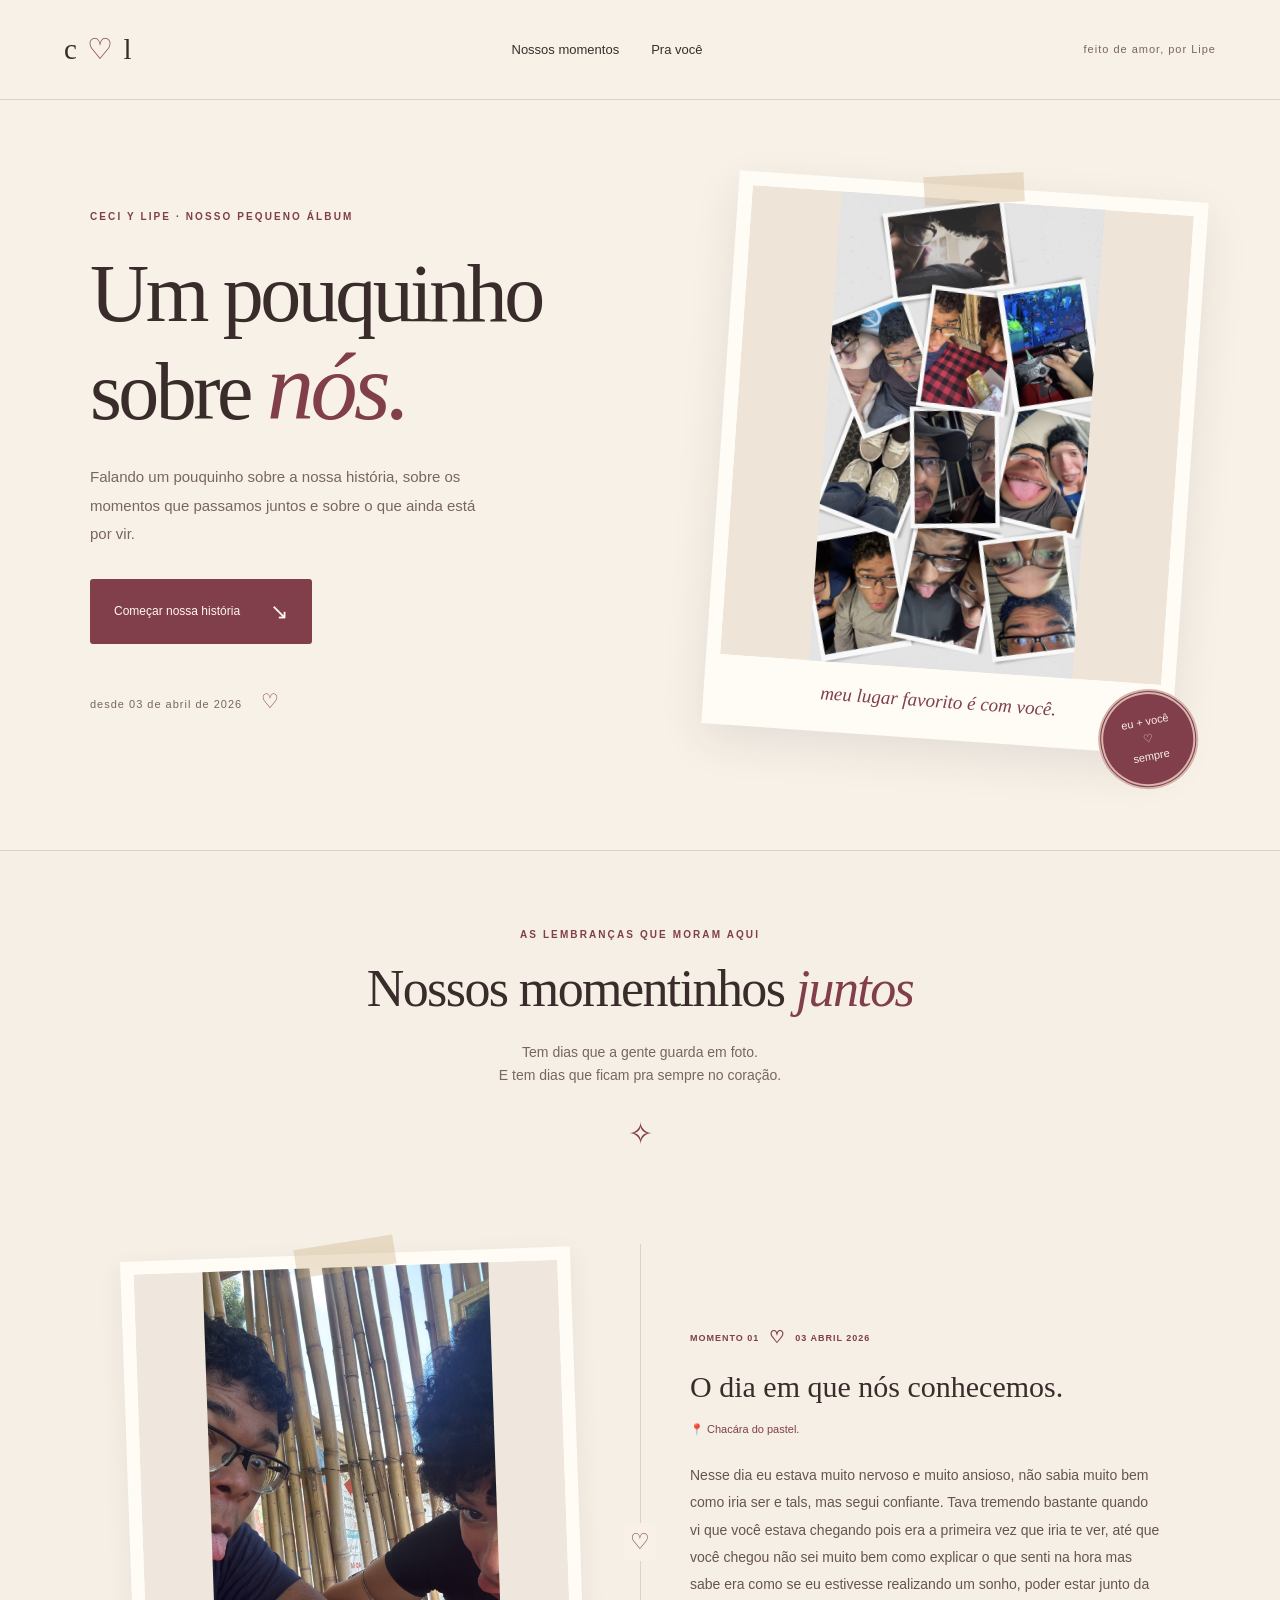
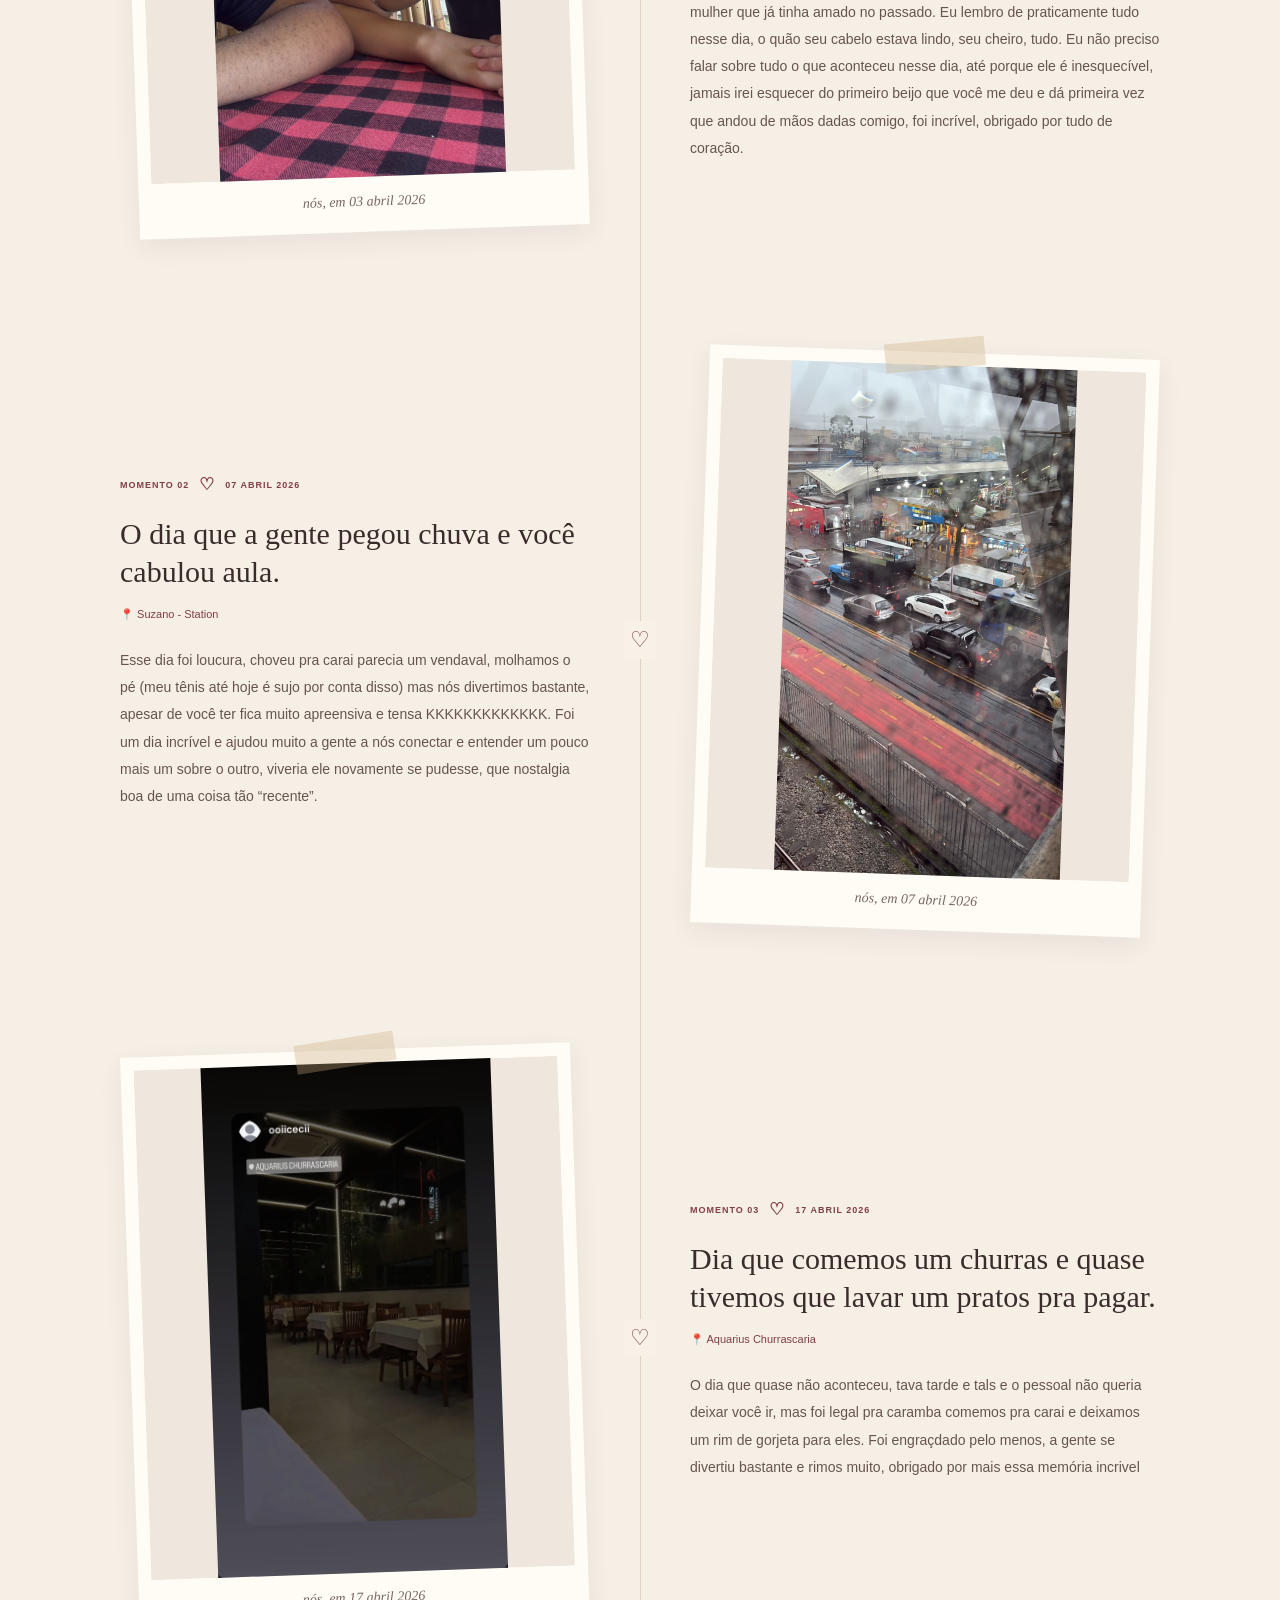
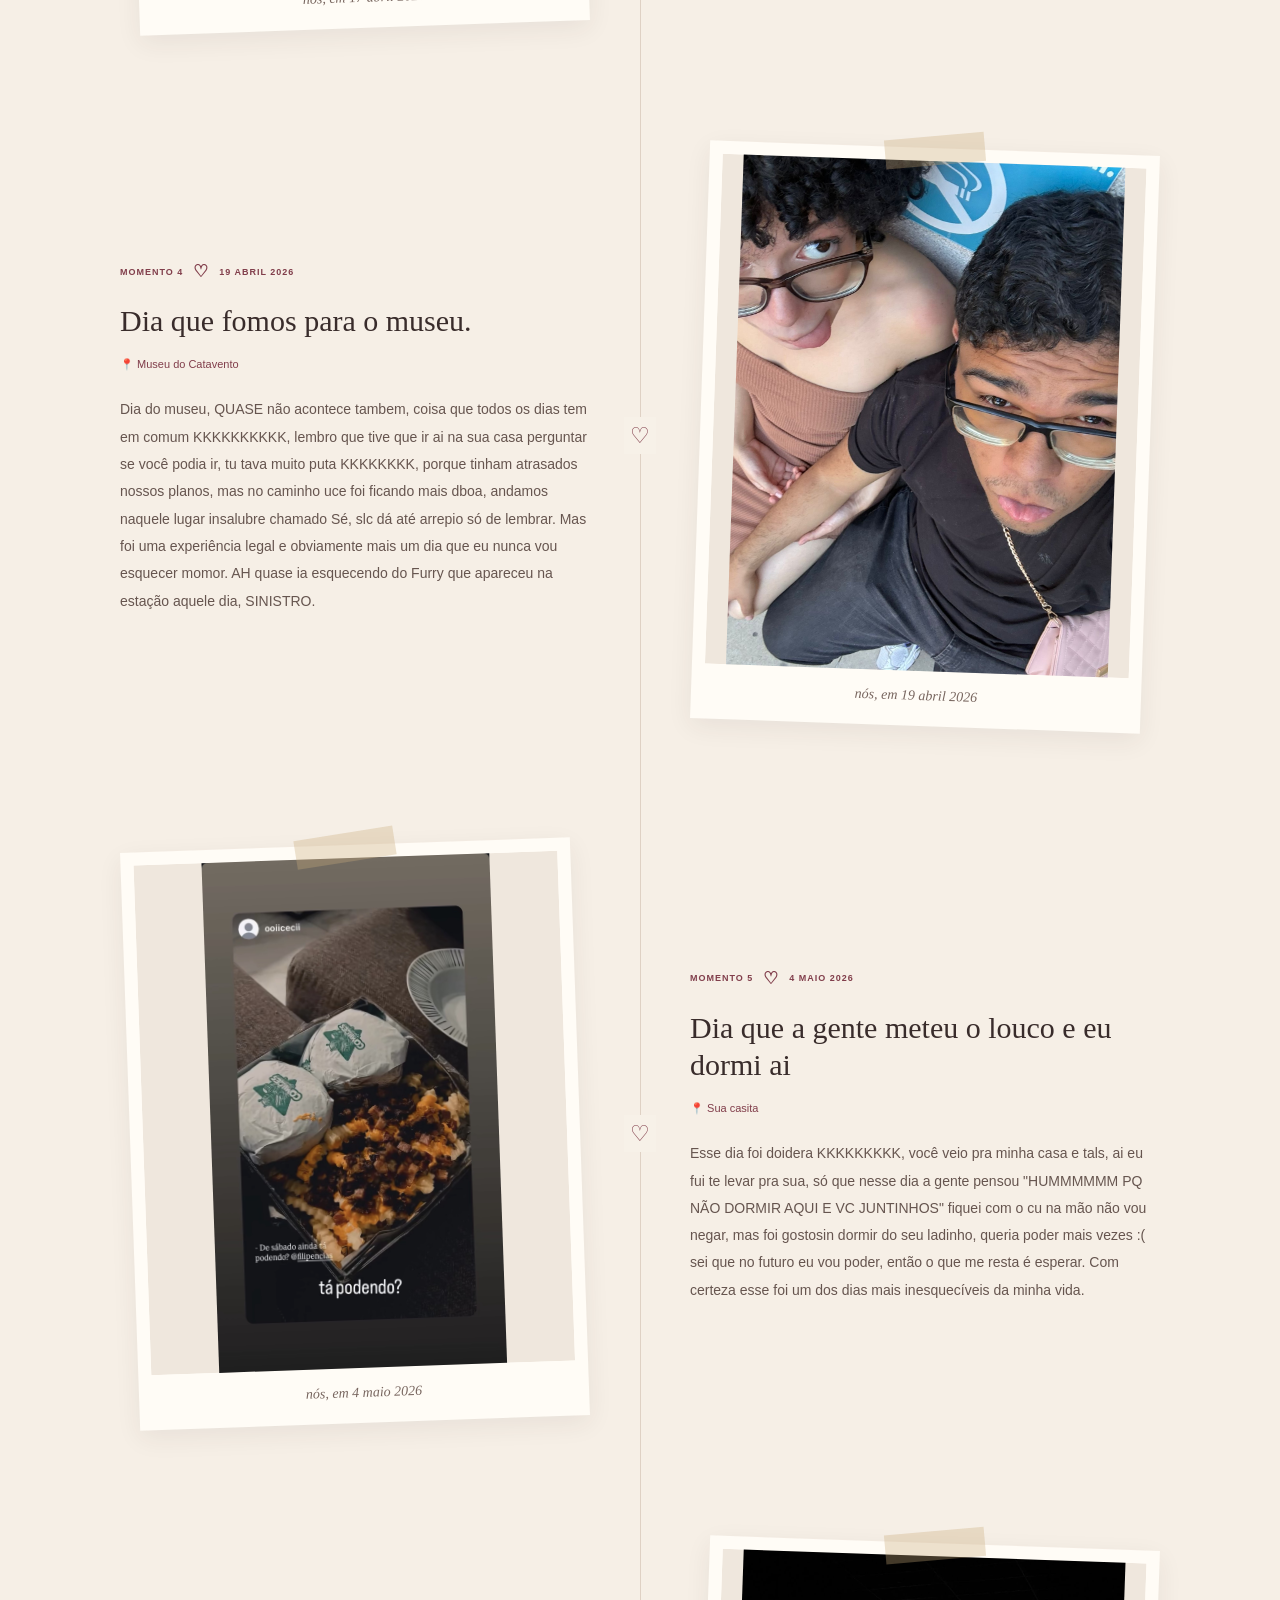
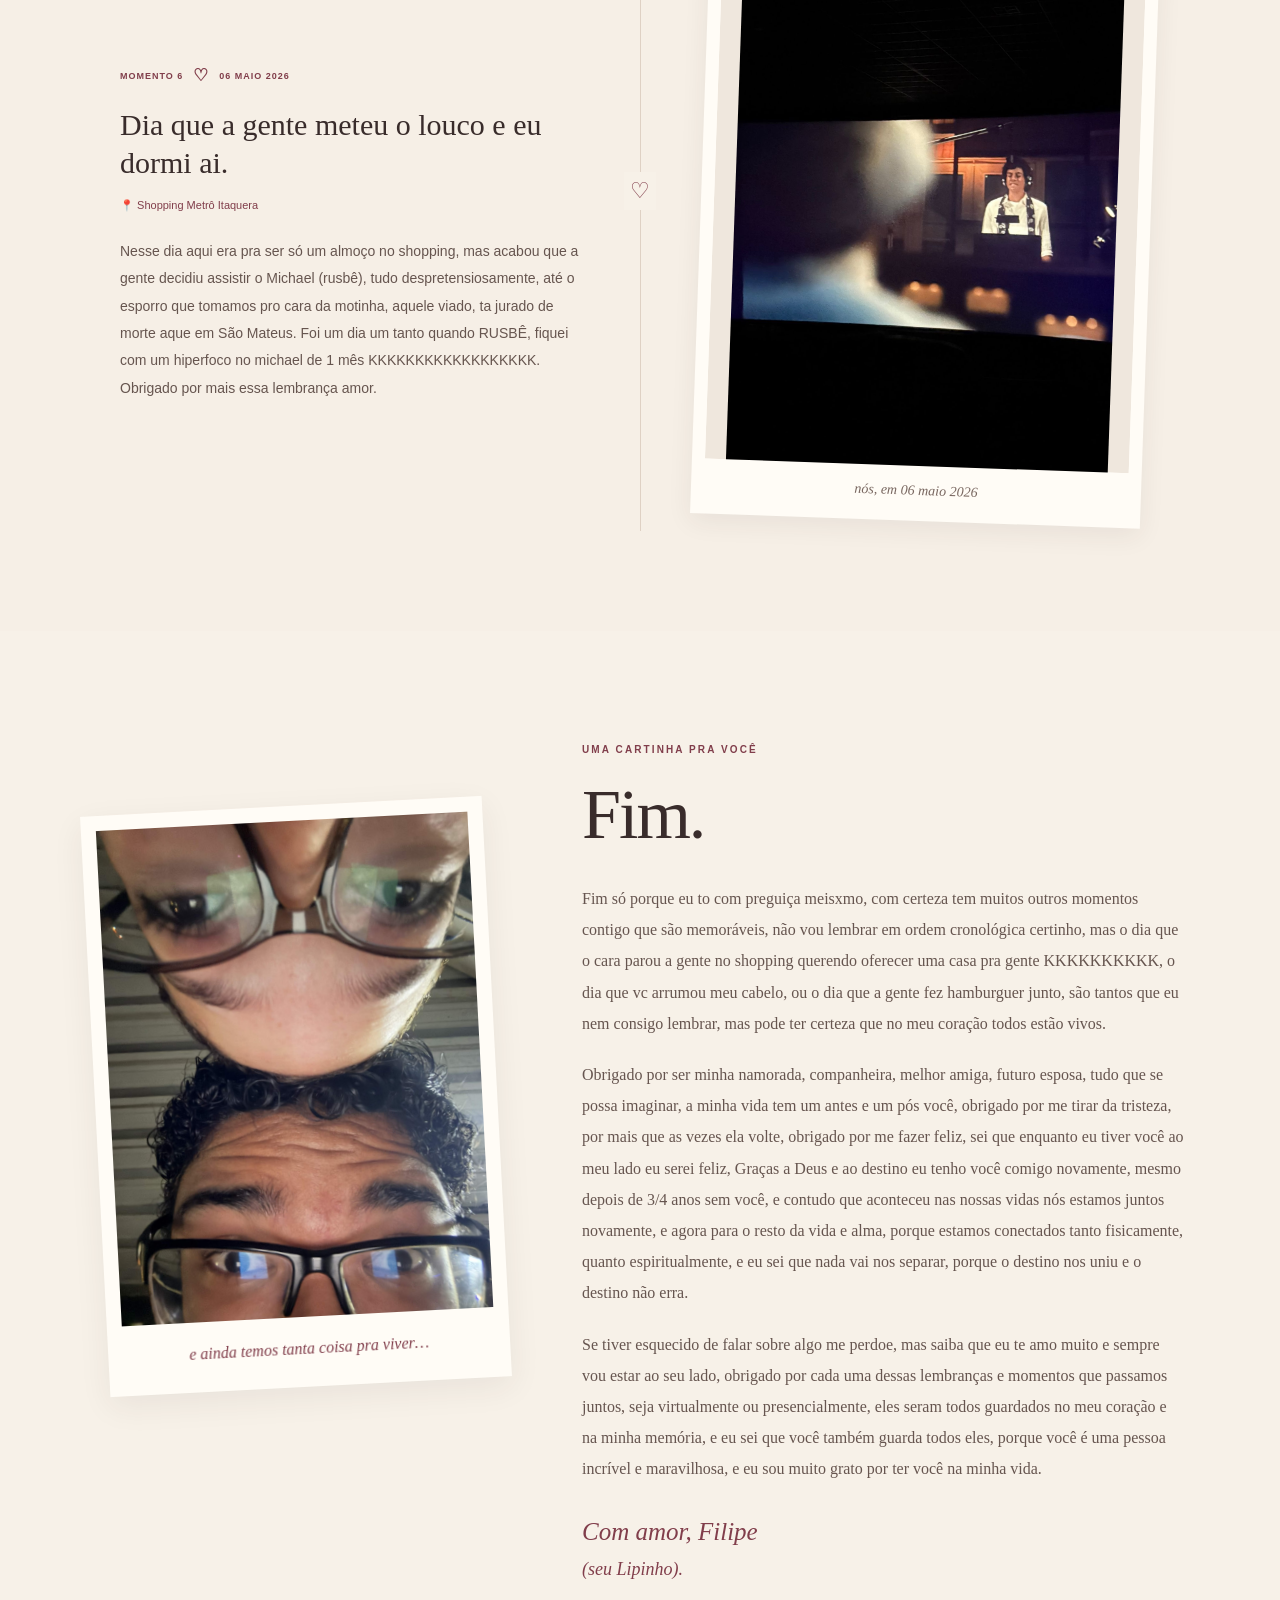
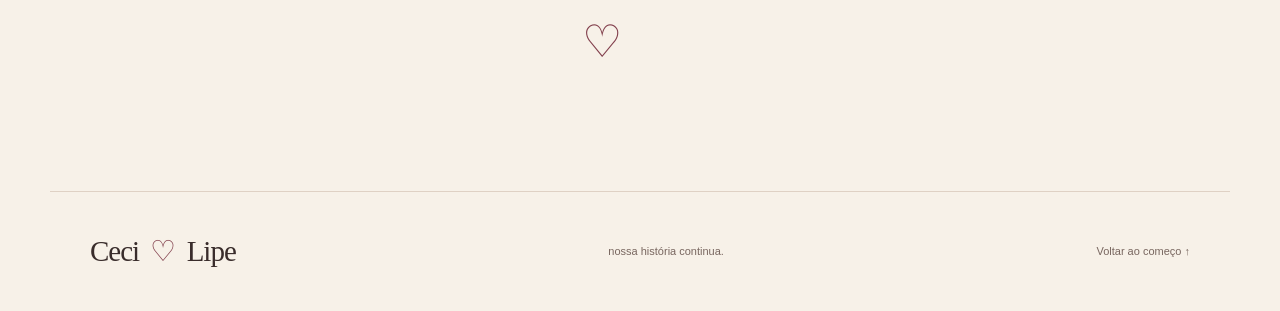
<file: index.html>
<!DOCTYPE html>
<html lang="pt-BR">
<head><meta charset="UTF-8"><meta name="viewport" content="width=device-width, initial-scale=1.0"><meta name="theme-color" content="#f7f1e8"><meta name="description" content="Ceci e Lipe: um álbum dos nossos momentos, das pequenas aventuras e de tudo que ainda vamos viver."><title>Site para minha amada ceci.</title><link rel="stylesheet" href="style.css"></head>
<body id="inicio"><a class="pular" href="#trajetoria">Pular para nossa história</a>
<header class="cabecalho"><a class="marca" href="#inicio" aria-label="Ceci e Lipe, início">c <span>♡</span> l</a><nav aria-label="Navegação principal"><a href="#trajetoria">Nossos momentos</a><a href="#carta">Pra você</a></nav><span class="feito">feito de amor, por Lipe</span></header>
<main><section class="capa" aria-labelledby="titulo"><div class="capa-conteudo"><p class="etiqueta">CECI Y LIPE · NOSSO PEQUENO ÁLBUM</p><h1 id="titulo">Um pouquinho<br>sobre <em>nós.</em></h1><p class="descricao">Falando um pouquinho sobre a nossa história, sobre os momentos que passamos juntos e sobre o que ainda está por vir.</p><a class="botao" href="#trajetoria">Começar nossa história <span aria-hidden="true">↘</span></a><p class="rodape-capa">desde 03 de abril de 2026 <span aria-hidden="true">♡</span></p></div><figure class="retrato"><img src="nois.jpg" alt="Ceci e Lipe juntos" fetchpriority="high"><figcaption>meu lugar favorito é com você.</figcaption><span class="selo" aria-hidden="true">eu + você<br>♡<br>sempre</span></figure></section>
<section class="trajetoria" id="trajetoria" aria-labelledby="momentos-titulo"><div class="abertura"><p class="etiqueta">AS LEMBRANÇAS QUE MORAM AQUI</p><h2 id="momentos-titulo">Nossos momentinhos <em>juntos</em></h2><p>Tem dias que a gente guarda em foto.<br>E tem dias que ficam pra sempre no coração.</p><span class="ornamento" aria-hidden="true">✧</span></div><div class="momentos"><article class="momento" id="momento-1">
      <figure class="foto"><img src="imagens/dia-01/foto1.jpg" alt="Ceci e Lipe — lembrança de 03 abril 2026" loading="lazy" decoding="async"><figcaption>nós, em 03 abril 2026</figcaption></figure>
      <div class="memoria"><p class="etiqueta">MOMENTO 01 <span>♡</span> <time datetime="2026-04-03">03 ABRIL 2026</time></p><h3>O dia em que nós conhecemos.</h3><p class="local">📍 Chacára do pastel.</p><p class="texto">Nesse dia eu estava muito nervoso e muito ansioso, não sabia muito bem como iria ser e tals, mas segui confiante. Tava tremendo bastante quando vi que você estava chegando pois era a primeira vez que iria te ver, até que você chegou não sei muito bem como explicar o que senti na hora mas sabe era como se eu estivesse realizando um sonho, poder estar junto da mulher que já tinha amado no passado. Eu lembro de praticamente tudo nesse dia, o quão seu cabelo estava lindo, seu cheiro, tudo.
                    Eu não preciso falar sobre tudo o que aconteceu nesse dia, até porque ele é inesquecível, jamais irei esquecer do primeiro beijo que você me deu e dá primeira vez que andou de mãos dadas comigo, foi incrível, obrigado por tudo de coração.</p></div>
    </article><article class="momento" id="momento-2">
      <figure class="foto"><img src="imagens/dia-02/foto2.jpg" alt="Ceci e Lipe — lembrança de 07 abril 2026" loading="lazy" decoding="async"><figcaption>nós, em 07 abril 2026</figcaption></figure>
      <div class="memoria"><p class="etiqueta">MOMENTO 02 <span>♡</span> <time datetime="2026-04-07">07 ABRIL 2026</time></p><h3>O dia que a gente pegou chuva e você cabulou aula.</h3><p class="local">📍 Suzano - Station</p><p class="texto">Esse dia foi loucura, choveu pra carai parecia um vendaval, molhamos o pé (meu tênis até hoje é sujo por conta disso) mas nós divertimos bastante, apesar de você ter fica muito apreensiva e tensa KKKKKKKKKKKKK. Foi um dia incrível e ajudou muito a gente a nós conectar e entender um pouco mais um sobre o outro, viveria ele novamente se pudesse, que nostalgia boa de uma coisa tão “recente”.</p></div>
    </article><article class="momento" id="momento-3">
      <figure class="foto"><img src="imagens/dia-03/foto3.jpg" alt="Ceci e Lipe — lembrança de 17 abril 2026" loading="lazy" decoding="async"><figcaption>nós, em 17 abril 2026</figcaption></figure>
      <div class="memoria"><p class="etiqueta">MOMENTO 03 <span>♡</span> <time datetime="2026-04-17">17 ABRIL 2026</time></p><h3>Dia que comemos um churras e quase tivemos que lavar um pratos pra pagar.</h3><p class="local">📍 Aquarius Churrascaria</p><p class="texto">O dia que quase não aconteceu, tava tarde e tals e o pessoal não queria deixar você ir, mas foi legal pra caramba comemos pra carai e deixamos um rim de gorjeta para eles. Foi engraçdado pelo menos, a gente se divertiu bastante e rimos muito, obrigado por mais essa memória incrivel</p></div>
    </article><article class="momento" id="momento-4">
      <figure class="foto"><img src="imagens/dia-04/foto4.jpg" alt="Ceci e Lipe — lembrança de 19 abril 2026" loading="lazy" decoding="async"><figcaption>nós, em 19 abril 2026</figcaption></figure>
      <div class="memoria"><p class="etiqueta">MOMENTO 4 <span>♡</span> <time datetime="2026-04-19">19 ABRIL 2026</time></p><h3>Dia que fomos para o museu.</h3><p class="local">📍 Museu do Catavento</p><p class="texto">Dia do museu, QUASE não acontece tambem, coisa que todos os dias tem em comum KKKKKKKKKK, 
                   lembro que tive que ir ai na sua casa perguntar se você podia ir, tu tava muito puta KKKKKKKK, porque tinham atrasados nossos planos, mas no caminho uce foi ficando mais dboa, 
                   andamos naquele lugar insalubre chamado Sé, slc dá até arrepio só de lembrar. Mas foi uma experiência legal e obviamente mais um dia que eu nunca vou esquecer momor. AH quase ia esquecendo do Furry que apareceu na estação aquele dia, SINISTRO.</p></div>
    </article><article class="momento" id="momento-5">
      <figure class="foto"><img src="imagens/dia-05/foto5.jpg" alt="Ceci e Lipe — lembrança de 4 maio 2026" loading="lazy" decoding="async"><figcaption>nós, em 4 maio 2026</figcaption></figure>
      <div class="memoria"><p class="etiqueta">MOMENTO 5 <span>♡</span> <time datetime="2026-05-04">4 MAIO 2026</time></p><h3>Dia que a gente meteu o louco e eu dormi ai</h3><p class="local">📍 Sua casita</p><p class="texto">Esse dia foi doidera KKKKKKKKK, você veio pra minha casa e tals, ai eu fui te levar pra sua, só que nesse dia a gente pensou "HUMMMMMM PQ NÃO DORMIR AQUI E VC JUNTINHOS" fiquei com o cu na
                   mão não vou negar, mas foi gostosin dormir do seu ladinho, queria poder mais vezes :( sei que no futuro eu vou poder, então o que me resta é esperar. Com certeza esse foi um dos dias mais 
                   inesquecíveis da minha vida.</p></div>
    </article><article class="momento" id="momento-6">
      <figure class="foto"><img src="imagens/dia-06/foto6.jpg" alt="Ceci e Lipe — lembrança de 06 maio 2026" loading="lazy" decoding="async"><figcaption>nós, em 06 maio 2026</figcaption></figure>
      <div class="memoria"><p class="etiqueta">MOMENTO 6 <span>♡</span> <time datetime="2026-05-06">06 MAIO 2026</time></p><h3>Dia que a gente meteu o louco e eu dormi ai.</h3><p class="local">📍 Shopping Metrô Itaquera</p><p class="texto">Nesse dia aqui era pra ser só um almoço no shopping, mas acabou que a gente decidiu assistir o Michael (rusbê), tudo despretensiosamente, até o esporro que tomamos pro cara da motinha,
                   aquele viado, ta jurado de morte aque em São Mateus. Foi um dia um tanto quando RUSBÊ, fiquei com um hiperfoco no michael de 1 mês KKKKKKKKKKKKKKKKKK. Obrigado por mais essa lembrança amor.</p></div>
    </article></div></section>
<section class="final" id="carta" aria-labelledby="carta-titulo"><div class="carta-foto"><img src="imagens/dia-07/foto7.jpg" alt="Mais uma lembrança de nós dois" loading="lazy" decoding="async"><p>e ainda temos tanta coisa pra viver…</p></div><div class="carta"><p class="etiqueta">UMA CARTINHA PRA VOCÊ</p><h2 id="carta-titulo">Fim.</h2><div class="carta-texto"><p>Fim só porque eu to com preguiça meisxmo, com certeza tem muitos outros momentos contigo que são memoráveis, não vou lembrar em ordem cronológica certinho, mas o dia que 
                    o cara parou a gente no shopping querendo oferecer uma casa pra gente KKKKKKKKKK, o dia que vc arrumou meu cabelo, ou o dia que a gente fez hamburguer junto, são tantos que eu nem consigo lembrar,
                mas pode ter certeza que no meu coração todos estão vivos.</p><p>Obrigado por ser minha namorada, companheira, melhor amiga, futuro esposa, tudo que se possa imaginar,
            a minha vida tem um antes e um pós você, obrigado por me tirar da tristeza, por mais que as vezes ela volte, obrigado por me fazer feliz, sei que enquanto eu tiver você ao meu lado
            eu serei feliz, Graças a Deus e ao destino eu tenho você comigo novamente, mesmo depois de 3/4 anos sem você, e contudo que aconteceu nas nossas vidas nós estamos juntos novamente, e agora
            para o resto da vida e alma, porque estamos conectados tanto fisicamente, quanto espiritualmente, e eu sei que nada vai nos separar, porque o destino nos uniu e o destino não erra.</p><p>Se tiver esquecido de falar sobre algo me perdoe, mas saiba que eu te amo muito e sempre vou estar ao seu lado, obrigado por cada uma dessas lembranças e momentos que passamos juntos,
            seja virtualmente ou presencialmente, eles seram todos guardados no meu coração e na minha memória, e eu sei que você também guarda todos eles, porque você é uma pessoa incrível e maravilhosa, e eu sou muito grato por ter você na minha vida.</p></div><p class="assinatura">Com amor, Filipe<br><span>(seu Lipinho).</span></p><span class="beijo" aria-hidden="true">♡</span></div></section></main><footer><a class="marca" href="#inicio">Ceci <span>♡</span> Lipe</a><p>nossa história continua.</p><a href="#inicio">Voltar ao começo ↑</a></footer></body></html>
</file>
<file: style.css>
@charset "UTF-8";
:root{--papel:#f7f1e8;--tinta:#392c2b;--vinho:#813e4b;--suave:#78665f;--borda:#dfd1c4}*{box-sizing:border-box}html{scroll-behavior:smooth;scroll-padding-top:30px}body{margin:0;background:var(--papel);color:var(--tinta);font-family:Arial,Helvetica,sans-serif;line-height:1.7}a{color:inherit;text-decoration:none}a:focus-visible{outline:3px solid var(--vinho);outline-offset:6px}img{display:block;max-width:100%;height:auto}figure,p,h1,h2,h3{margin:0}h1,h2,h3,.marca,.assinatura,figcaption{font-family:Georgia,'Times New Roman',serif;font-weight:400}em{font-weight:400;color:var(--vinho)}.cabecalho{max-width:1280px;margin:auto;padding:25px 5%;display:flex;align-items:center;justify-content:space-between;border-bottom:1px solid var(--borda)}.marca{font-size:29px;letter-spacing:-1px}.marca span{color:var(--vinho);padding:0 5px}.cabecalho nav{display:flex;gap:32px;font-size:13px}.cabecalho nav a:hover,footer>a:hover{color:var(--vinho);text-decoration:underline;text-underline-offset:5px}.feito{font-size:11px;letter-spacing:1px;color:var(--suave)}.capa{max-width:1180px;margin:auto;min-height:750px;padding:85px 40px 110px;display:grid;grid-template-columns:1.15fr 1fr;gap:90px;align-items:center}.etiqueta{font-size:10px;letter-spacing:2.1px;font-weight:600;color:var(--vinho)}h1{font-size:clamp(58px,6.4vw,86px);line-height:1.07;letter-spacing:-3.5px;margin:25px 0}h1 em{font-size:1.15em}.descricao{max-width:395px;font-size:15px;color:var(--suave);line-height:1.9}.botao{display:inline-flex;gap:30px;align-items:center;background:var(--vinho);color:#fff8ef;margin-top:30px;padding:14px 24px;border-radius:3px;font-size:12px;transition:background .2s,transform .2s}.botao:hover{background:#64303c;transform:translateY(-3px)}.botao span{font-size:22px}.rodape-capa{margin-top:40px;font-size:11px;letter-spacing:1px;color:var(--suave)}.rodape-capa span{margin-left:15px;color:var(--vinho);font-size:20px}.retrato{position:relative;padding:14px 14px 22px;background:#fffcf6;box-shadow:0 15px 45px #392c2b18;transform:rotate(4deg)}.retrato:before,.foto:before{content:'';position:absolute;width:100px;height:29px;background:#c9ab7d55;top:-12px;left:calc(50% - 50px);transform:rotate(-7deg);z-index:1}.retrato img{width:100%;max-height:470px;object-fit:contain;background:#eee4d8}.retrato figcaption{text-align:center;font-size:19px;font-style:italic;padding-top:16px;color:var(--vinho)}.selo{position:absolute;bottom:-35px;right:-27px;background:var(--vinho);color:var(--papel);width:100px;height:100px;border-radius:50%;display:flex;flex-direction:column;justify-content:center;text-align:center;font-size:11px;line-height:1.6;transform:rotate(-15deg);border:5px double #d7b5ac}.trajetoria{border-top:1px solid var(--borda);padding:75px 5% 100px;background:#eee5d830}.abertura{text-align:center;margin:0 auto 85px}.abertura h2{font-size:clamp(34px,4.5vw,52px);line-height:1.2;margin:15px 0 20px;letter-spacing:-1.6px}.abertura>p:last-of-type{color:var(--suave);font-size:14px}.ornamento{display:block;font-size:30px;color:var(--vinho);margin-top:20px}.momentos{max-width:1040px;margin:auto;position:relative}.momentos:before{content:'';position:absolute;top:0;bottom:0;left:50%;border-left:1px solid var(--borda)}.momento{position:relative;display:grid;grid-template-columns:1fr 1fr;gap:100px;align-items:center;padding:0 0 100px}.momento:after{content:'♡';position:absolute;left:calc(50% - 16px);top:40%;width:32px;text-align:center;background:var(--papel);color:var(--vinho);font-size:22px}.foto{position:relative;background:#fffcf6;padding:13px 13px 18px;box-shadow:0 8px 26px #392c2b12;transform:rotate(-2deg);margin:10px}.foto img{width:100%;max-height:510px;object-fit:contain;background:#efe7dd}.foto figcaption{padding-top:13px;text-align:center;font-style:italic;font-size:14px;color:var(--suave)}.momento:nth-child(even) .foto{grid-column:2;grid-row:1;transform:rotate(2deg)}.momento:nth-child(even) .memoria{grid-column:1;grid-row:1}.memoria .etiqueta{letter-spacing:1px;font-size:9px;display:flex;gap:10px;flex-wrap:wrap;align-items:center}.memoria .etiqueta span{font-size:17px}.memoria h3{font-size:30px;line-height:1.25;margin:15px 0}.local{font-size:11px;color:var(--vinho);margin-bottom:23px}.texto{font-size:14px;line-height:1.95;color:#66554f;overflow-wrap:anywhere}.momento:last-child{padding-bottom:0}.final{max-width:1180px;margin:auto;padding:110px 45px;display:grid;grid-template-columns:.8fr 1.2fr;gap:85px;align-items:start}.carta-foto{position:sticky;top:50px;margin-top:65px;transform:rotate(-3deg);background:#fffcf6;padding:15px 15px 25px;box-shadow:0 10px 30px #392c2b12}.carta-foto img{width:100%;max-height:540px;object-fit:contain}.carta-foto p{font-family:Georgia,serif;font-style:italic;text-align:center;color:var(--vinho);padding-top:18px}.carta h2{font-size:70px;line-height:1.1;margin:18px 0 30px;letter-spacing:-2px}.carta-texto{font-family:Georgia,serif;font-size:16px;color:#66554f;line-height:1.95}.carta-texto p+p{margin-top:20px}.assinatura{color:var(--vinho);font-size:25px;font-style:italic;margin-top:30px;line-height:1.4}.assinatura span{font-size:18px}.beijo{display:block;font-size:45px;color:var(--vinho);margin-top:20px}footer{border-top:1px solid var(--borda);max-width:1180px;margin:auto;padding:35px 40px;display:flex;align-items:center;justify-content:space-between}footer p,footer>a:last-child{font-size:11px;color:var(--suave)}.pular{position:absolute;top:-100px;left:20px;background:var(--vinho);color:white;padding:10px;z-index:10}.pular:focus{top:10px}
@media(max-width:850px){.feito{display:none}.capa{gap:40px;padding:60px 30px 85px;min-height:0}.retrato figcaption{font-size:15px}.selo{width:80px;height:80px;right:-10px}.momento{gap:60px}.final{gap:40px;padding:80px 30px}.memoria h3{font-size:26px}}
@media(max-width:600px){.cabecalho{padding:17px 6%}.cabecalho nav{gap:19px;font-size:11px}.capa{grid-template-columns:1fr;padding:45px 7% 70px;gap:55px}.capa-conteudo{max-width:450px}.etiqueta{font-size:9px;letter-spacing:1.6px}h1{font-size:63px;letter-spacing:-2.7px;margin:20px 0}.descricao{font-size:14px}.rodape-capa{margin-top:24px}.retrato{width:85%;max-width:350px;margin:0 auto}.retrato img{max-height:400px}.trajetoria{padding:55px 6% 60px}.abertura{margin-bottom:55px}.abertura h2{font-size:37px}.momento{grid-template-columns:1fr;gap:30px;padding:0 0 65px 22px;border-left:1px solid var(--borda);margin-left:5px}.momentos:before{display:none}.momento:after{left:-13px;top:0;width:25px;font-size:19px}.foto{max-width:360px;width:calc(100% - 20px);justify-self:center}.momento:nth-child(even) .foto,.momento:nth-child(even) .memoria{grid-column:auto;grid-row:auto}.memoria h3{font-size:29px}.texto{font-size:14px}.final{grid-template-columns:1fr;padding:60px 7%;gap:45px}.carta-foto{position:static;width:85%;margin:0 auto;order:2}.carta h2{font-size:60px}.carta-texto{font-size:15px}footer{padding:25px 7%;flex-wrap:wrap;gap:15px}footer .marca{font-size:23px}footer p{display:none}}
@media(prefers-reduced-motion:reduce){html{scroll-behavior:auto}*,*:before,*:after{transition:none!important}}
</file>
